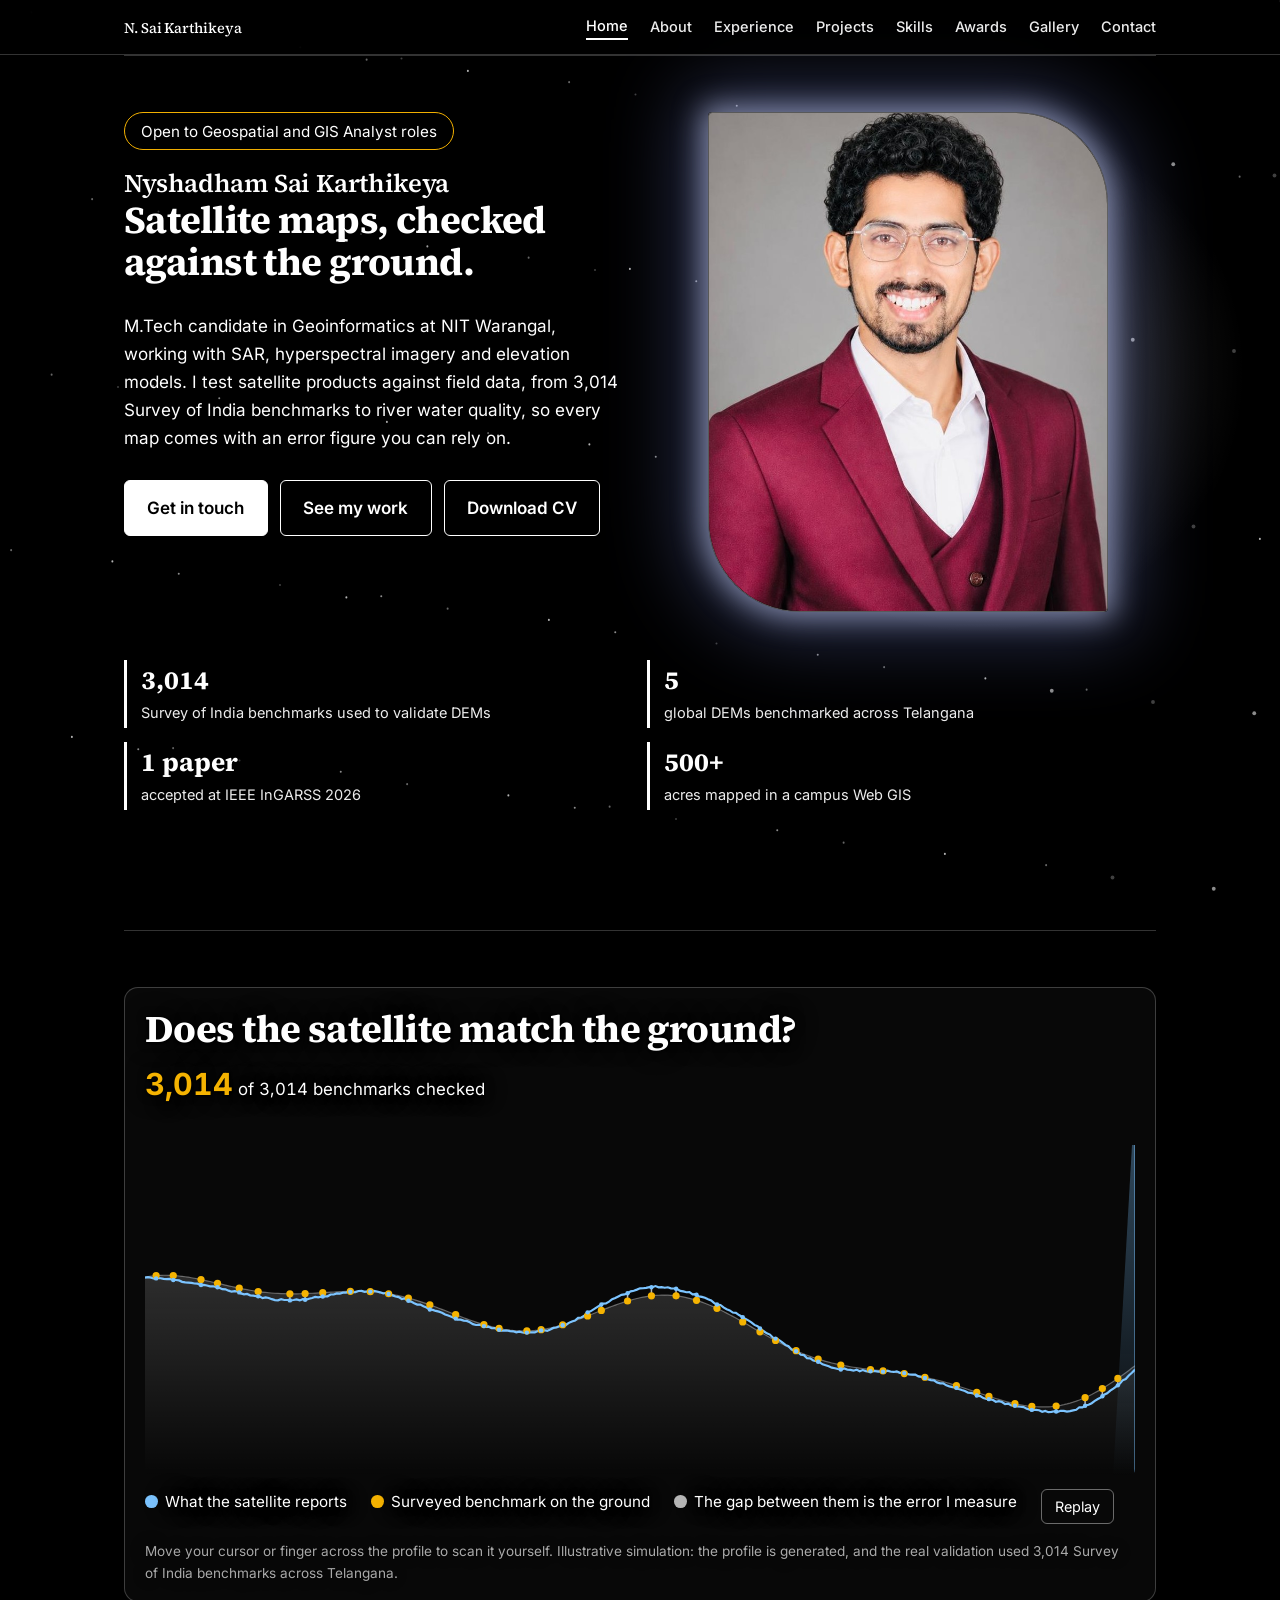
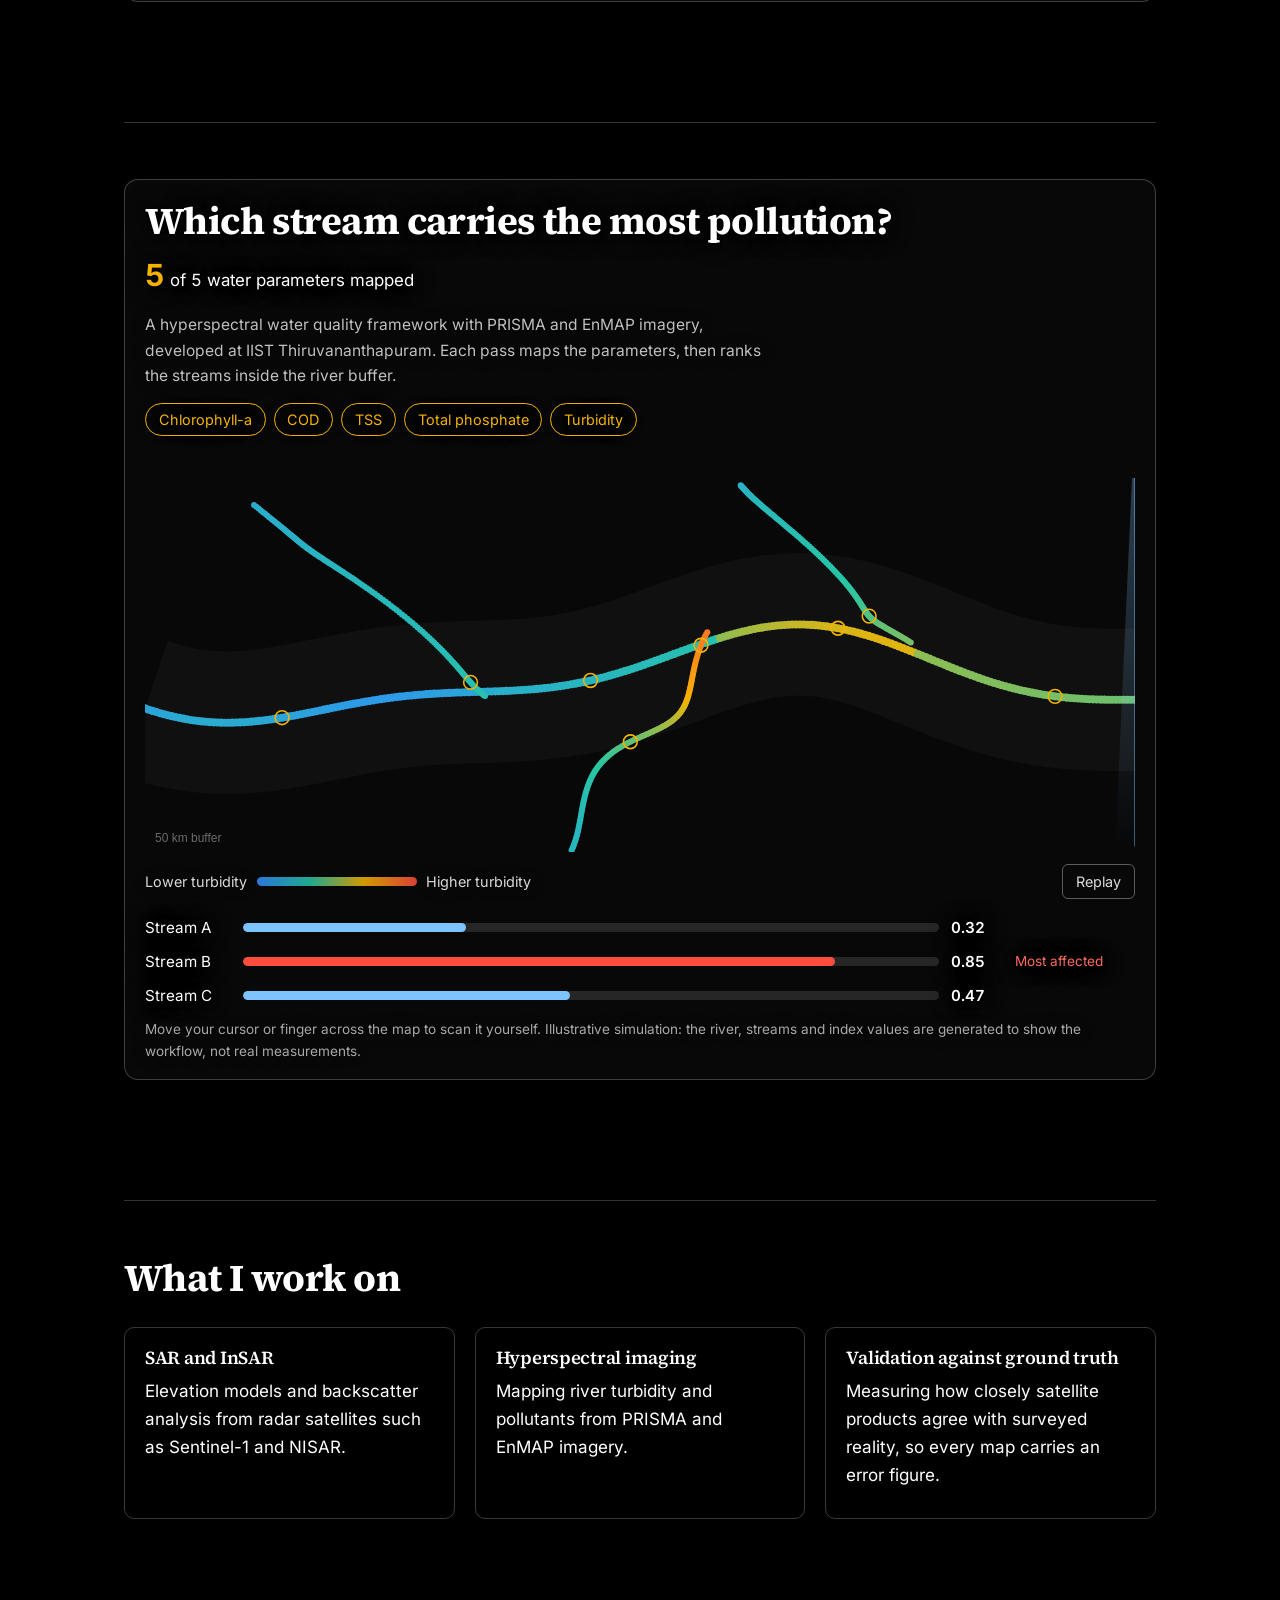
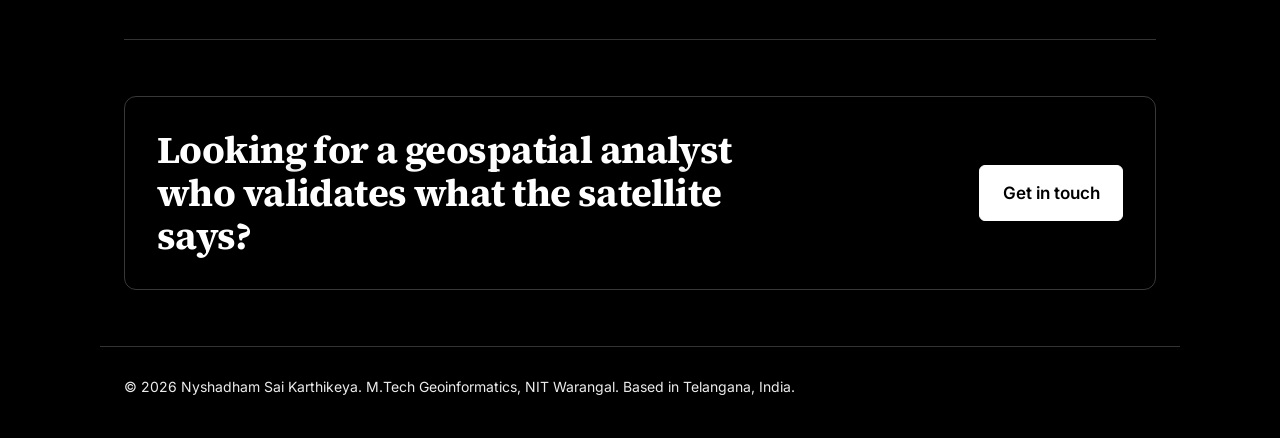
<file: index.html>
<!DOCTYPE html>
<html lang="en"><head><meta charset="utf-8"><meta name="viewport" content="width=device-width, initial-scale=1, viewport-fit=cover"><meta name="theme-color" content="#000000"><meta name="description" content="M.Tech Geoinformatics, NIT Warangal. Satellite maps validated against ground truth: SAR, hyperspectral and DEM analysis."><title>Nyshadham Sai Karthikeya | Remote Sensing and Geospatial Analyst</title><link rel="preload" href="inter.woff2" as="font" type="font/woff2" crossorigin><link rel="preload" href="source-serif.woff2" as="font" type="font/woff2" crossorigin><link rel="stylesheet" href="style.css">
<script>window.__raf=window.requestAnimationFrame.bind(window);</script>
<style>
/* Home-only helpers. Colours inherit from your existing black theme. */
.hero-pill{display:inline-block;border:1px solid #f5b301;color:inherit;border-radius:999px;padding:.35rem 1rem;font-size:.95rem;margin:0 0 1.25rem}
.hero-btns{display:flex;flex-wrap:wrap;gap:.75rem;margin-top:1.75rem}
.hero-btn{display:inline-block;padding:.8rem 1.4rem;border-radius:6px;font-weight:600;text-decoration:none;text-shadow:none;border:1px solid #fff;color:#fff}
.hero-btn.primary{background:#fff;color:#000;text-shadow:none}
.hero-photo{display:flex;justify-content:center}
#home .hero-photo img,.hero-photo img{display:block!important;width:100%!important;max-width:400px!important;height:auto!important;aspect-ratio:4/5!important;object-fit:cover!important;object-position:top!important;border-radius:4px 92px 4px 92px!important;border:1px solid rgba(255,255,255,.35)!important;box-shadow:0 0 28px 6px rgba(205,215,255,.55),0 0 80px 22px rgba(140,160,255,.32)!important;position:relative;z-index:2;clip-path:none!important}
.home-sec{margin-top:4rem}
.home-cards{display:grid;grid-template-columns:repeat(auto-fit,minmax(260px,1fr));gap:1.25rem}
.home-card{border:1px solid rgba(255,255,255,.22);border-radius:10px;padding:1.25rem}
.home-card h3{margin:0 0 .5rem;font-size:1.15rem}
.home-card p{margin:0 0 .6rem}
.home-card small{opacity:.7}
.home-list{list-style:none;margin:0;padding:0;border-top:1px solid rgba(255,255,255,.22)}
.home-list li{display:grid;grid-template-columns:200px 1fr;gap:1.25rem;padding:1rem 0;border-bottom:1px solid rgba(255,255,255,.22)}
.home-list .when{opacity:.7}
.home-cta{border:1px solid rgba(255,255,255,.22);border-radius:12px;padding:2rem;display:flex;flex-wrap:wrap;gap:1.25rem;align-items:center;justify-content:space-between}
.home-cta h2{margin:0;max-width:30ch}
.gt-panel{border:1px solid rgba(255,255,255,.22);border-radius:14px;padding:1.25rem 1.25rem 1rem;background:rgba(255,255,255,.03)}
.gt-head{display:flex;flex-wrap:wrap;justify-content:space-between;align-items:baseline;gap:.5rem 1.5rem;margin-bottom:.75rem}
.gt-head h2{margin:0}
.gt-count{font-variant-numeric:tabular-nums;font-size:1.05rem}
.gt-count b{font-size:1.9rem;color:#f5b301}
#gt{display:block;width:100%;touch-action:pan-y;cursor:ew-resize;border-radius:8px}
.gt-legend{display:flex;flex-wrap:wrap;gap:.5rem 1.5rem;margin:.75rem 0 0;padding:0;list-style:none;font-size:.95rem}
.gt-legend i{display:inline-block;width:.8rem;height:.8rem;border-radius:50%;margin-right:.45rem;vertical-align:-1px}
.gt-note{margin:.6rem 0 0;font-size:.85rem;opacity:.65}
.gt-replay{background:none;border:1px solid rgba(255,255,255,.4);color:inherit;border-radius:6px;padding:.3rem .8rem;font:inherit;font-size:.9rem;cursor:pointer}
.gt-replay:hover{background:rgba(255,255,255,.1)}
.gt-replay:focus-visible{outline:2px solid #f5b301;outline-offset:3px}
.wq-sub{margin:.2rem 0 0;opacity:.75;font-size:.97rem;max-width:62ch}
.wq-chips{display:flex;flex-wrap:wrap;gap:.5rem;list-style:none;margin:.9rem 0;padding:0}
.wq-chips li{border:1px solid rgba(255,255,255,.28);border-radius:999px;padding:.2rem .8rem;font-size:.9rem;opacity:.55;transition:all .25s}
.wq-chips li.on{opacity:1;border-color:#f5b301;color:#f5b301}
#wq{display:block;width:100%;touch-action:pan-y;cursor:ew-resize;border-radius:8px}
.wq-ramp{display:flex;align-items:center;gap:.6rem;margin:.75rem 0 0;font-size:.9rem;opacity:.85}
.wq-ramp i{flex:0 0 160px;height:.6rem;border-radius:99px;background:linear-gradient(90deg,#2f8cff,#26c6a6,#f5b301,#ff4d3d)}
.wq-rank{margin:1rem 0 0;display:grid;gap:.55rem}
.wq-row{display:grid;grid-template-columns:86px 1fr 52px 120px;gap:.75rem;align-items:center;font-size:.95rem}
.wq-bar{height:.55rem;background:rgba(255,255,255,.12);border-radius:99px;overflow:hidden}
.wq-bar i{display:block;height:100%;width:0;border-radius:99px;background:#7cc4ff}
.wq-row.hot .wq-bar i{background:#ff4d3d}
.wq-row b{font-variant-numeric:tabular-nums;font-weight:600}
.wq-flag{color:#ff6a5c;font-size:.85rem;opacity:0;transition:opacity .3s}
.wq-row.hot.done .wq-flag{opacity:1}
@media(max-width:600px){.wq-row{grid-template-columns:70px 1fr 44px;}.wq-flag{grid-column:1/-1}}
/* Hide the moon and orbit line from the star scene on this page only */
#scene image,#scene [id*="moon" i],#scene [class*="moon" i],[id*="moon" i]:not(body):not(main),[class*="moon" i],#scene [stroke-dasharray],#scene use,#scene path,#scene ellipse,#scene polygon,#scene polyline,#scene [id*="sat" i],#scene [class*="sat" i],#scene [id*="orbit" i],#scene [class*="orbit" i]{display:none!important}
#scene *{animation:none!important;transition:none!important}
@media(max-width:700px){.home-list li{grid-template-columns:1fr;gap:.1rem}}
</style>
</head>
<body>
<svg id="scene" aria-hidden="true" preserveAspectRatio="xMidYMid slice" viewBox="0 0 1200 800"></svg>
<header><nav aria-label="Main"><b><a href="index.html" style="text-decoration:none">N. Sai Karthikeya</a></b><a href="index.html" aria-current="page">Home</a><a href="about.html">About</a><a href="experience.html">Experience</a><a href="projects.html">Projects</a><a href="skills.html">Skills</a><a href="awards.html">Awards</a><a href="gallery.html">Gallery</a><a href="contact.html">Contact</a></nav></header>
<main>

<section id="home">
<div class="two">
<div>
<span class="hero-pill">Open to Geospatial and GIS Analyst roles</span>
<h1>Nyshadham Sai Karthikeya</h1>
<h2 style="margin-top:0">Satellite maps, checked against the ground.</h2>
<p>M.Tech candidate in Geoinformatics at NIT Warangal, working with SAR, hyperspectral imagery and elevation models. I test satellite products against field data, from 3,014 Survey of India benchmarks to river water quality, so every map comes with an error figure you can rely on.</p>
<div class="hero-btns">
<a class="hero-btn primary" href="contact.html">Get in touch</a>
<a class="hero-btn" href="projects.html">See my work</a>
<a class="hero-btn" href="Nyshadham_CV.pdf">Download CV</a>
</div>
</div>
<div class="hero-photo">
<img src="photo.jpeg" alt="Portrait of Nyshadham Sai Karthikeya" width="400" height="500">
</div>
</div>
<div class="facts" style="margin-top:3rem">
<div><b>3,014</b><span>Survey of India benchmarks used to validate DEMs</span></div>
<div><b>5</b><span>global DEMs benchmarked across Telangana</span></div>
<div><b>1 paper</b><span>accepted at IEEE InGARSS 2026</span></div>
<div><b>500+</b><span>acres mapped in a campus Web GIS</span></div>
</div>
</section>

<section id="scanner" class="home-sec" aria-labelledby="gt-title">
<div class="gt-panel">
<div class="gt-head">
<h2 id="gt-title">Does the satellite match the ground?</h2>
<span class="gt-count"><b id="gt-n">0</b> of 3,014 benchmarks checked</span>
</div>
<canvas id="gt" role="img" aria-label="Animated profile: a satellite scans terrain while survey benchmarks compare its elevation with the ground"></canvas>
<ul class="gt-legend">
<li><i style="background:#7cc4ff"></i>What the satellite reports</li>
<li><i style="background:#f5b301"></i>Surveyed benchmark on the ground</li>
<li><i style="background:#fff;opacity:.7"></i>The gap between them is the error I measure</li>
<li><button type="button" class="gt-replay" id="gt-replay">Replay</button></li>
</ul>
<p class="gt-note">Move your cursor or finger across the profile to scan it yourself. Illustrative simulation: the profile is generated, and the real validation used 3,014 Survey of India benchmarks across Telangana.</p>
</div>
</section>

<section id="waterscan" class="home-sec" aria-labelledby="wq-title">
<div class="gt-panel">
<div class="gt-head">
<h2 id="wq-title">Which stream carries the most pollution?</h2>
<span class="gt-count"><b id="wq-n">0</b> of 5 water parameters mapped</span>
</div>
<p class="wq-sub">A hyperspectral water quality framework with PRISMA and EnMAP imagery, developed at IIST Thiruvananthapuram. Each pass maps the parameters, then ranks the streams inside the river buffer.</p>
<ul class="wq-chips" id="wq-chips" aria-label="Water parameters">
<li>Chlorophyll-a</li><li>COD</li><li>TSS</li><li>Total phosphate</li><li>Turbidity</li>
</ul>
<canvas id="wq" role="img" aria-label="Animated river map: a hyperspectral scan colours water pixels by turbidity along a river and three tributary streams, then ranks the streams by a pollution index"></canvas>
<div class="wq-ramp"><span>Lower turbidity</span><i></i><span>Higher turbidity</span><button type="button" class="gt-replay" id="wq-replay" style="margin-left:auto">Replay</button></div>
<div class="wq-rank" id="wq-rank" aria-label="Stream ranking by weighted pollution index">
<div class="wq-row"><span>Stream A</span><div class="wq-bar"><i></i></div><b>0.00</b><span class="wq-flag">Most affected</span></div>
<div class="wq-row hot"><span>Stream B</span><div class="wq-bar"><i></i></div><b>0.00</b><span class="wq-flag">Most affected</span></div>
<div class="wq-row"><span>Stream C</span><div class="wq-bar"><i></i></div><b>0.00</b><span class="wq-flag">Most affected</span></div>
</div>
<p class="gt-note">Move your cursor or finger across the map to scan it yourself. Illustrative simulation: the river, streams and index values are generated to show the workflow, not real measurements.</p>
</div>
</section>

<section id="focus" class="home-sec">
<h2>What I work on</h2>
<div class="home-cards">
<article class="home-card"><h3>SAR and InSAR</h3><p>Elevation models and backscatter analysis from radar satellites such as Sentinel-1 and NISAR.</p></article>
<article class="home-card"><h3>Hyperspectral imaging</h3><p>Mapping river turbidity and pollutants from PRISMA and EnMAP imagery.</p></article>
<article class="home-card"><h3>Validation against ground truth</h3><p>Measuring how closely satellite products agree with surveyed reality, so every map carries an error figure.</p></article>
</div>
</section>

<section id="cta" class="home-sec">
<div class="home-cta">
<h2>Looking for a geospatial analyst who validates what the satellite says?</h2>
<a class="hero-btn primary" href="contact.html">Get in touch</a>
</div>
</section>

</main>
<footer>© 2026 Nyshadham Sai Karthikeya. M.Tech Geoinformatics, NIT Warangal. Based in Telangana, India.</footer>
<script>
(function(){
var cv=document.getElementById('gt'); if(!cv) return;
var ctx=cv.getContext('2d'), nEl=document.getElementById('gt-n');
var reduce=window.matchMedia('(prefers-reduced-motion: reduce)').matches;
var W=0,H=0,dpr=1;
function rng(a){return function(){a|=0;a=a+0x6D2B79F5|0;var t=Math.imul(a^a>>>15,1|a);t=t+Math.imul(t^t>>>7,61|t)^t;return((t^t>>>14)>>>0)/4294967296}}
var r=rng(11);
function terrain(t){return .5+.2*Math.sin(t*5.1+.4)+.12*Math.sin(t*11.3+1.2)+.06*Math.sin(t*23+2)}
var N=320,S=[],i,ph=[r()*6,r()*6,r()*6];
for(i=0;i<=N;i++){var t=i/N;S.push(terrain(t)+.022*Math.sin(t*9+ph[0])+.014*Math.sin(t*21+ph[1])+.008*Math.sin(t*47+ph[2])+(r()-.5)*.008)}
var B=[];for(i=0;i<46;i++){var tb=(i+.5+(r()-.5)*.6)/46;B.push(tb)}
function sat(t){var f=t*N,a=Math.floor(f),b=Math.min(N,a+1);return S[a]+(S[b]-S[a])*(f-a)}
function size(){dpr=window.devicePixelRatio||1;W=cv.clientWidth;H=Math.max(220,Math.round(W*.36));cv.style.height=H+'px';cv.width=W*dpr;cv.height=H*dpr;ctx.setTransform(dpr,0,0,dpr,0,0)}
function y(v){return H*.9-v*H*.62}
var p=1,manual=false,playing=false,last=0;
function draw(){
ctx.clearRect(0,0,W,H);
var x=p*W,i,g=ctx.createLinearGradient(0,y(.8),0,H);
g.addColorStop(0,'rgba(255,255,255,.16)');g.addColorStop(1,'rgba(255,255,255,0)');
ctx.beginPath();ctx.moveTo(0,H);
for(i=0;i<=N;i++)ctx.lineTo(i/N*W,y(terrain(i/N)));
ctx.lineTo(W,H);ctx.closePath();ctx.fillStyle=g;ctx.fill();
ctx.beginPath();for(i=0;i<=N;i++){var X=i/N*W;i?ctx.lineTo(X,y(terrain(i/N))):ctx.moveTo(X,y(terrain(0)))}
ctx.strokeStyle='rgba(255,255,255,.35)';ctx.lineWidth=1.2;ctx.stroke();
ctx.beginPath();for(i=0;i<=N&&i/N<=p;i++){var X2=i/N*W;i?ctx.lineTo(X2,y(S[i])):ctx.moveTo(X2,y(S[0]))}
ctx.strokeStyle='#7cc4ff';ctx.lineWidth=2.2;ctx.stroke();
for(i=0;i<B.length;i++){if(B[i]>p)continue;var bx=B[i]*W,gy=y(terrain(B[i])),sy=y(sat(B[i]));
ctx.strokeStyle='rgba(255,255,255,.7)';ctx.lineWidth=1.5;ctx.beginPath();ctx.moveTo(bx,gy);ctx.lineTo(bx,sy);ctx.stroke();
ctx.fillStyle='#f5b301';ctx.beginPath();ctx.arc(bx,gy,3.6,0,6.283);ctx.fill();
ctx.fillStyle='#7cc4ff';ctx.beginPath();ctx.arc(bx,sy,2.2,0,6.283);ctx.fill()}
var sy0=18;
var beam=ctx.createLinearGradient(0,sy0,0,H);beam.addColorStop(0,'rgba(124,196,255,.35)');beam.addColorStop(1,'rgba(124,196,255,0)');
ctx.fillStyle=beam;ctx.beginPath();ctx.moveTo(x-3,sy0+6);ctx.lineTo(x+3,sy0+6);ctx.lineTo(x+22,H);ctx.lineTo(x-22,H);ctx.closePath();ctx.fill();
ctx.strokeStyle='rgba(124,196,255,.9)';ctx.lineWidth=1;ctx.beginPath();ctx.moveTo(x,sy0+6);ctx.lineTo(x,H);ctx.stroke();

nEl.textContent=Math.round(p*3014).toLocaleString('en-US')}
function tick(ts){
var dt=last?ts-last:0;last=ts;
if(playing){p=Math.min(1,p+dt/9000);if(p>=1)playing=false}
draw();__raf(tick)}
function setFrom(e){var b=cv.getBoundingClientRect();p=Math.max(0,Math.min(1,(e.clientX-b.left)/b.width))}
cv.addEventListener('pointermove',function(e){manual=true;playing=false;setFrom(e)});
cv.addEventListener('pointerdown',function(e){manual=true;playing=false;setFrom(e)});
cv.addEventListener('pointerleave',function(){manual=false;p=1});
document.getElementById('gt-replay').addEventListener('click',function(){manual=false;if(reduce){p=1}else{p=0;playing=true}});
window.addEventListener('resize',size);
size();if(reduce){draw()}else{__raf(tick)}
})();
</script>
<script>
(function(){
var cv=document.getElementById('wq'); if(!cv) return;
var ctx=cv.getContext('2d'),nEl=document.getElementById('wq-n');
var chips=document.querySelectorAll('#wq-chips li'),rows=document.querySelectorAll('#wq-rank .wq-row');
var reduce=window.matchMedia('(prefers-reduced-motion: reduce)').matches;
var W=0,H=0,dpr=1;
function ramp(v){var st=[[0,47,140,255],[.35,38,198,166],[.65,245,179,1],[1,255,77,61]],i;v=Math.max(0,Math.min(1,v));
for(i=1;i<st.length;i++){if(v<=st[i][0]){var a=st[i-1],b=st[i],f=(v-a[0])/(b[0]-a[0]);return'rgb('+Math.round(a[1]+(b[1]-a[1])*f)+','+Math.round(a[2]+(b[2]-a[2])*f)+','+Math.round(a[3]+(b[3]-a[3])*f)+')'}}return'rgb(255,77,61)'}
function my(x){return .56+.1*Math.sin(x*6.5+.5)+.035*Math.sin(x*15+1)}
var streams=[],i,u;
var main=[];for(i=0;i<=260;i++){var x=i/260,v;
if(x<.35)v=.14+.05*Math.sin(x*20);else if(x<.58)v=.2+.12*((x-.35)/.23);else if(x<.78)v=.5+.12*Math.sin((x-.58)*9);else v=.5-.05*((x-.78)/.22);
main.push({x:x,y:my(x),v:v})}
function trib(x0,y0,xj,k,vf){var a=[];for(var j=0;j<=130;j++){var u=j/130;a.push({x:x0+(xj-x0)*u+.012*Math.sin(u*9+k),y:y0+(my(xj)-y0)*u+.028*Math.sin(u*8+k),v:vf(u),u:u})}return a}
var tA=trib(.1,.1,.35,1,function(u){return .2+.12*u});
var tB=trib(.42,.97,.58,2,function(u){return .25+.6*Math.pow(u,1.5)});
var tC=trib(.6,.07,.78,3,function(u){return .22+.25*u});
var trs=[{p:tA,xj:.35,val:.32},{p:tB,xj:.58,val:.85},{p:tC,xj:.78,val:.47}];
var all=[main,tA,tB,tC];
var stations=[[main,.14],[main,.45],[main,.7],[main,.92],[tA,.9],[tB,.45],[tB,.95],[tC,.75]];
function X(p){return p.x*W}function Y(p){return p.y*H}
function size(){dpr=window.devicePixelRatio||1;W=cv.clientWidth;H=Math.max(240,Math.round(W*.4));cv.style.height=H+'px';cv.width=W*dpr;cv.height=H*dpr;ctx.setTransform(dpr,0,0,dpr,0,0)}
var p=1,manual=false,playing=false,last=0;
function line(arr,w,c){ctx.beginPath();for(var i=0;i<arr.length;i++){i?ctx.lineTo(X(arr[i]),Y(arr[i])):ctx.moveTo(X(arr[i]),Y(arr[i]))}ctx.strokeStyle=c;ctx.lineWidth=w;ctx.lineJoin='round';ctx.stroke()}
function clamp(v){return Math.max(0,Math.min(1,v))}
function draw(){
ctx.clearRect(0,0,W,H);
line(main,H*.36,'rgba(255,255,255,.035)');
ctx.fillStyle='rgba(255,255,255,.4)';ctx.font='12px sans-serif';ctx.fillText('50 km buffer',10,H-10);
all.forEach(function(a,k){line(a,k?1.4:2,'rgba(255,255,255,.2)')});
var rad=Math.max(1.8,W/330),sx=p*W;
all.forEach(function(a,k){var rr=k?rad:rad*1.35;for(var i=0;i<a.length;i++){if(a[i].x>p)continue;ctx.fillStyle=ramp(a[i].v);ctx.beginPath();ctx.arc(X(a[i]),Y(a[i]),rr,0,6.283);ctx.fill()}});
stations.forEach(function(s){var pt=s[0][Math.round(s[1]*(s[0].length-1))];if(pt.x>p)return;ctx.strokeStyle='#f5b301';ctx.lineWidth=1.6;ctx.beginPath();ctx.arc(X(pt),Y(pt),rad*2.3,0,6.283);ctx.stroke()});
var sy0=16,beam=ctx.createLinearGradient(0,sy0,0,H);beam.addColorStop(0,'rgba(124,196,255,.3)');beam.addColorStop(1,'rgba(124,196,255,0)');
ctx.fillStyle=beam;ctx.beginPath();ctx.moveTo(sx-3,sy0+6);ctx.lineTo(sx+3,sy0+6);ctx.lineTo(sx+20,H);ctx.lineTo(sx-20,H);ctx.closePath();ctx.fill();
ctx.strokeStyle='rgba(124,196,255,.9)';ctx.lineWidth=1;ctx.beginPath();ctx.moveTo(sx,sy0+6);ctx.lineTo(sx,H);ctx.stroke();

var th=[.15,.35,.55,.75,.95],n=0;
chips.forEach(function(c,i){var on=p>=th[i];if(on)n++;c.classList.toggle('on',on)});nEl.textContent=n;
rows.forEach(function(r,i){var t=trs[i],f=clamp((p-(t.xj-.1))/.3),v=t.val*f;
r.querySelector('.wq-bar i').style.width=(v*100)+'%';r.querySelector('b').textContent=v.toFixed(2);r.classList.toggle('done',f>=.99)})}
function tick(ts){var dt=last?ts-last:0;last=ts;
if(playing){p=Math.min(1,p+dt/9000);if(p>=1)playing=false}
draw();__raf(tick)}
function setFrom(e){var b=cv.getBoundingClientRect();p=clamp((e.clientX-b.left)/b.width)}
cv.addEventListener('pointermove',function(e){manual=true;playing=false;setFrom(e)});
cv.addEventListener('pointerdown',function(e){manual=true;playing=false;setFrom(e)});
cv.addEventListener('pointerleave',function(){manual=false;p=1});
document.getElementById('wq-replay').addEventListener('click',function(){manual=false;if(reduce){p=1}else{p=0;playing=true}});
window.addEventListener('resize',size);
size();if(reduce){draw()}else{__raf(tick)}
})();
</script>
<script>
/* Home page only: let the star scene draw a few frames, then freeze it. Other pages are untouched. */
(function(){var n=0,native=window.__raf;
window.requestAnimationFrame=function(cb){if(n++>=3)return 0;return native(cb)};
window.addEventListener('load',function(){var sc=document.getElementById('scene');if(sc&&sc.pauseAnimations)sc.pauseAnimations()});
})();
</script>
<script src="scene.js"></script>
<script>
/* Safety net: also hide moon/orbit elements that scene.js adds after the page loads */
(function(){
var sel='#scene image,#scene [id*="moon" i],#scene [class*="moon" i],[class*="moon" i],#scene [stroke-dasharray],#scene use,#scene path,#scene ellipse,#scene polygon,#scene polyline,#scene [id*="sat" i],#scene [class*="sat" i],#scene [id*="orbit" i],#scene [class*="orbit" i]';
function hideSat(){var sc=document.getElementById('scene');if(!sc)return;
sc.querySelectorAll('rect,circle,line,polygon,path,ellipse,use,image,g').forEach(function(e){
try{var b=e.getBBox();}catch(x){return}
var isG=e.tagName.toLowerCase()==='g';
if(isG){if(e.children.length>=1&&e.children.length<=10&&b.width>=24&&b.width<=160&&b.height>=14&&b.height<=120)e.style.display='none';return}
if(b.width>=20&&b.width<=120&&b.height<=60){e.style.display='none';var p=e.parentNode;if(p&&p!==sc&&p.children&&p.children.length<=10&&p.style)p.style.display='none'}})}
function hide(){hideSat();document.querySelectorAll(sel).forEach(function(n){n.style.display='none'});document.querySelectorAll('#scene animateMotion').forEach(function(m){if(m.parentNode&&m.parentNode.style)m.parentNode.style.display='none'})}
hide();
var sc=document.getElementById('scene');
if(sc&&window.MutationObserver){new MutationObserver(hide).observe(sc,{childList:true,subtree:true})}
window.addEventListener('load',function(){hide();setTimeout(hide,500)});
})();
</script>

</body></html>
</file>
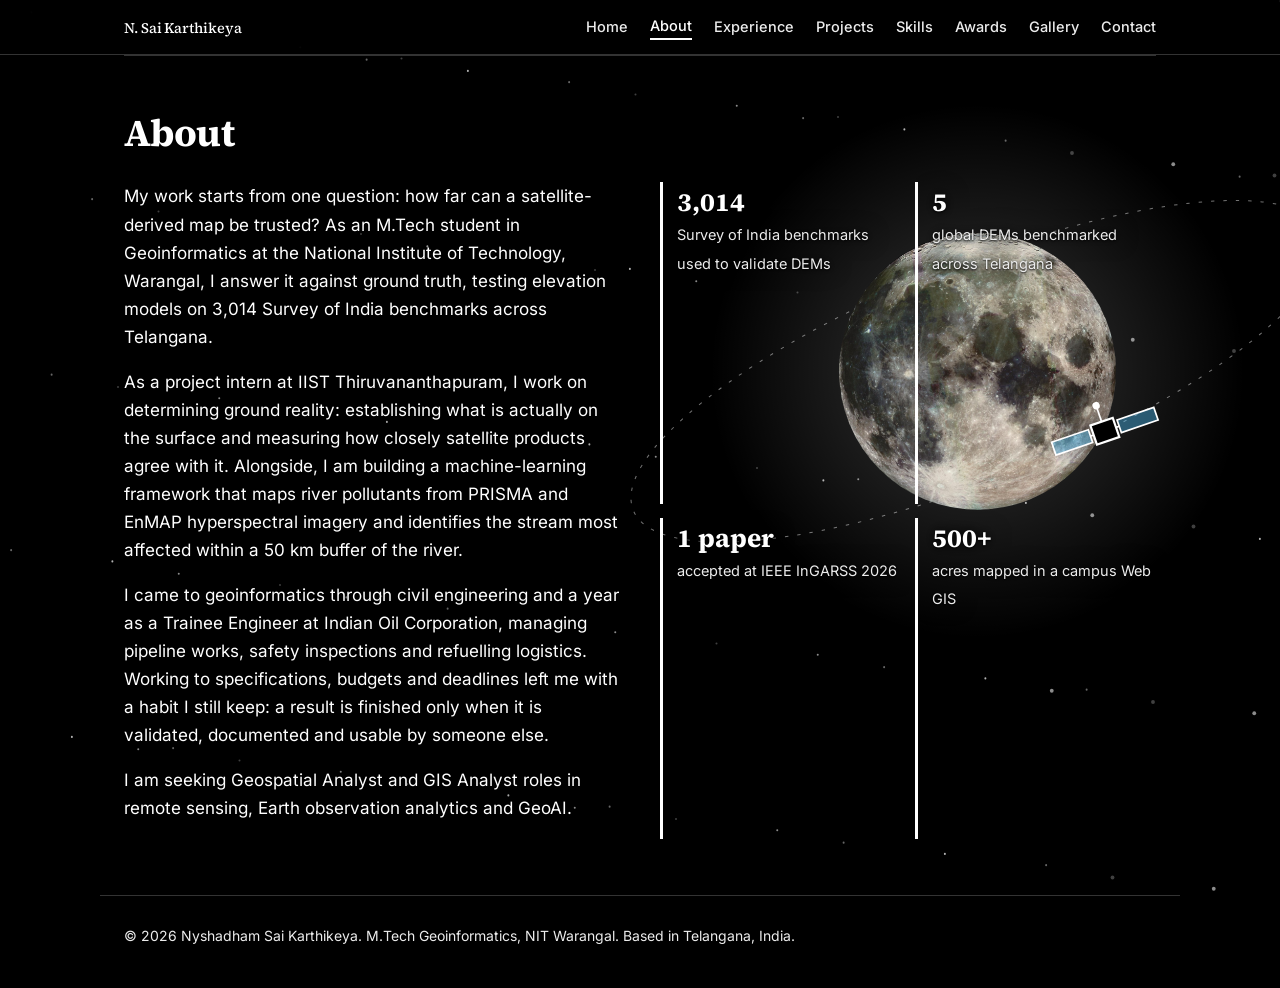
<file: about.html>
<!DOCTYPE html>
<html lang="en"><head><meta charset="utf-8"><meta name="viewport" content="width=device-width, initial-scale=1, viewport-fit=cover"><meta name="theme-color" content="#000000"><meta name="description" content="M.Tech Geoinformatics, NIT Warangal. SAR, hyperspectral and DEM analysis. Open to Geospatial and GIS Analyst roles."><title>About | Nyshadham Sai Karthikeya</title><link rel="preload" href="inter.woff2" as="font" type="font/woff2" crossorigin><link rel="preload" href="source-serif.woff2" as="font" type="font/woff2" crossorigin><link rel="stylesheet" href="style.css"></head>
<body>
<svg id="scene" aria-hidden="true" preserveAspectRatio="xMidYMid slice" viewBox="0 0 1200 800"></svg>
<header><nav aria-label="Main"><b><a href="index.html" style="text-decoration:none">N. Sai Karthikeya</a></b><a href="index.html">Home</a><a href="about.html" aria-current="page">About</a><a href="experience.html">Experience</a><a href="projects.html">Projects</a><a href="skills.html">Skills</a><a href="awards.html">Awards</a><a href="gallery.html">Gallery</a><a href="contact.html">Contact</a></nav></header>
<main>
<section id="about">
<h2>About</h2>
<div class="two">
<div>
<p style="margin-top:0">My work starts from one question: how far can a satellite-derived map be trusted? As an M.Tech student in Geoinformatics at the National Institute of Technology, Warangal, I answer it against ground truth, testing elevation models on 3,014 Survey of India benchmarks across Telangana.</p>
<p>As a project intern at IIST Thiruvananthapuram, I work on determining ground reality: establishing what is actually on the surface and measuring how closely satellite products agree with it. Alongside, I am building a machine-learning framework that maps river pollutants from PRISMA and EnMAP hyperspectral imagery and identifies the stream most affected within a 50 km buffer of the river.</p>
<p>I came to geoinformatics through civil engineering and a year as a Trainee Engineer at Indian Oil Corporation, managing pipeline works, safety inspections and refuelling logistics. Working to specifications, budgets and deadlines left me with a habit I still keep: a result is finished only when it is validated, documented and usable by someone else.</p>
<p>I am seeking Geospatial Analyst and GIS Analyst roles in remote sensing, Earth observation analytics and GeoAI.</p>
</div>
<div class="facts">
<div><b>3,014</b><span>Survey of India benchmarks used to validate DEMs</span></div>
<div><b>5</b><span>global DEMs benchmarked across Telangana</span></div>
<div><b>1 paper</b><span>accepted at IEEE InGARSS 2026</span></div>
<div><b>500+</b><span>acres mapped in a campus Web GIS</span></div>
</div>
</div>
</section>
</main>
<footer>© 2026 Nyshadham Sai Karthikeya. M.Tech Geoinformatics, NIT Warangal. Based in Telangana, India.</footer>
<script src="scene.js"></script>
</body></html>
</file>
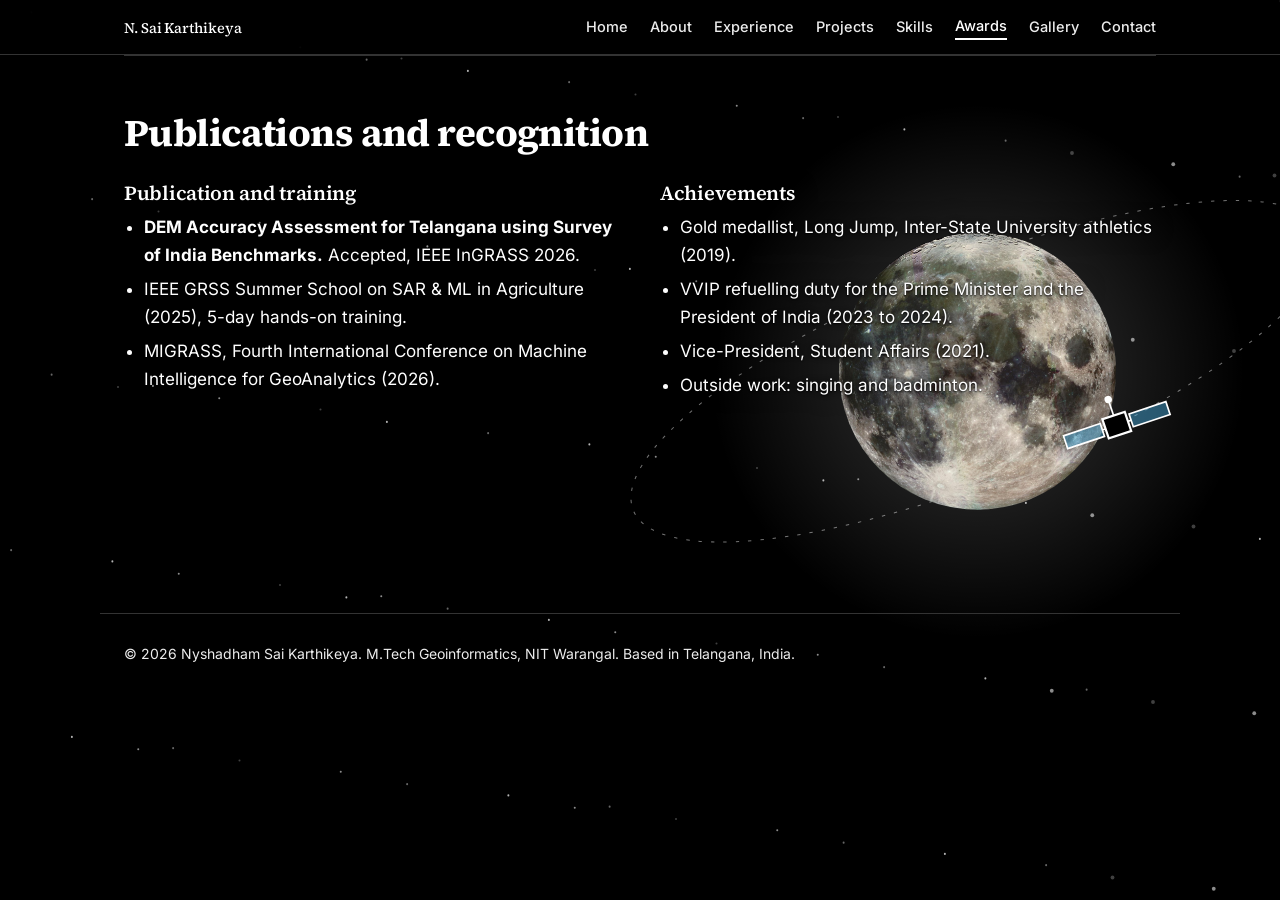
<file: awards.html>
<!DOCTYPE html>
<html lang="en"><head><meta charset="utf-8"><meta name="viewport" content="width=device-width, initial-scale=1, viewport-fit=cover"><meta name="theme-color" content="#000000"><meta name="description" content="M.Tech Geoinformatics, NIT Warangal. SAR, hyperspectral and DEM analysis. Open to Geospatial and GIS Analyst roles."><title>Awards | Nyshadham Sai Karthikeya</title><link rel="preload" href="inter.woff2" as="font" type="font/woff2" crossorigin><link rel="preload" href="source-serif.woff2" as="font" type="font/woff2" crossorigin><link rel="stylesheet" href="style.css"></head>
<body>
<svg id="scene" aria-hidden="true" preserveAspectRatio="xMidYMid slice" viewBox="0 0 1200 800"></svg>
<header><nav aria-label="Main"><b><a href="index.html" style="text-decoration:none">N. Sai Karthikeya</a></b><a href="index.html">Home</a><a href="about.html">About</a><a href="experience.html">Experience</a><a href="projects.html">Projects</a><a href="skills.html">Skills</a><a href="awards.html" aria-current="page">Awards</a><a href="gallery.html">Gallery</a><a href="contact.html">Contact</a></nav></header>
<main>
<section id="awards">
<h2>Publications and recognition</h2>
<div class="two">
<div><h3 style="font-size:20px;margin-bottom:8px">Publication and training</h3>
<ul><li><b>DEM Accuracy Assessment for Telangana using Survey of India Benchmarks.</b> Accepted, IEEE InGRASS 2026.</li><li>IEEE GRSS Summer School on SAR &amp; ML in Agriculture (2025), 5-day hands-on training.</li><li>MIGRASS, Fourth International Conference on Machine Intelligence for GeoAnalytics (2026).</li></ul></div>
<div><h3 style="font-size:20px;margin-bottom:8px">Achievements</h3>
<ul><li>Gold medallist, Long Jump, Inter-State University athletics (2019).</li><li>VVIP refuelling duty for the Prime Minister and the President of India (2023 to 2024).</li><li>Vice-President, Student Affairs (2021).</li><li>Outside work: singing and badminton.</li></ul></div>
</div>
</section>
</main>
<footer>© 2026 Nyshadham Sai Karthikeya. M.Tech Geoinformatics, NIT Warangal. Based in Telangana, India.</footer>
<script src="scene.js"></script>
</body></html>
</file>
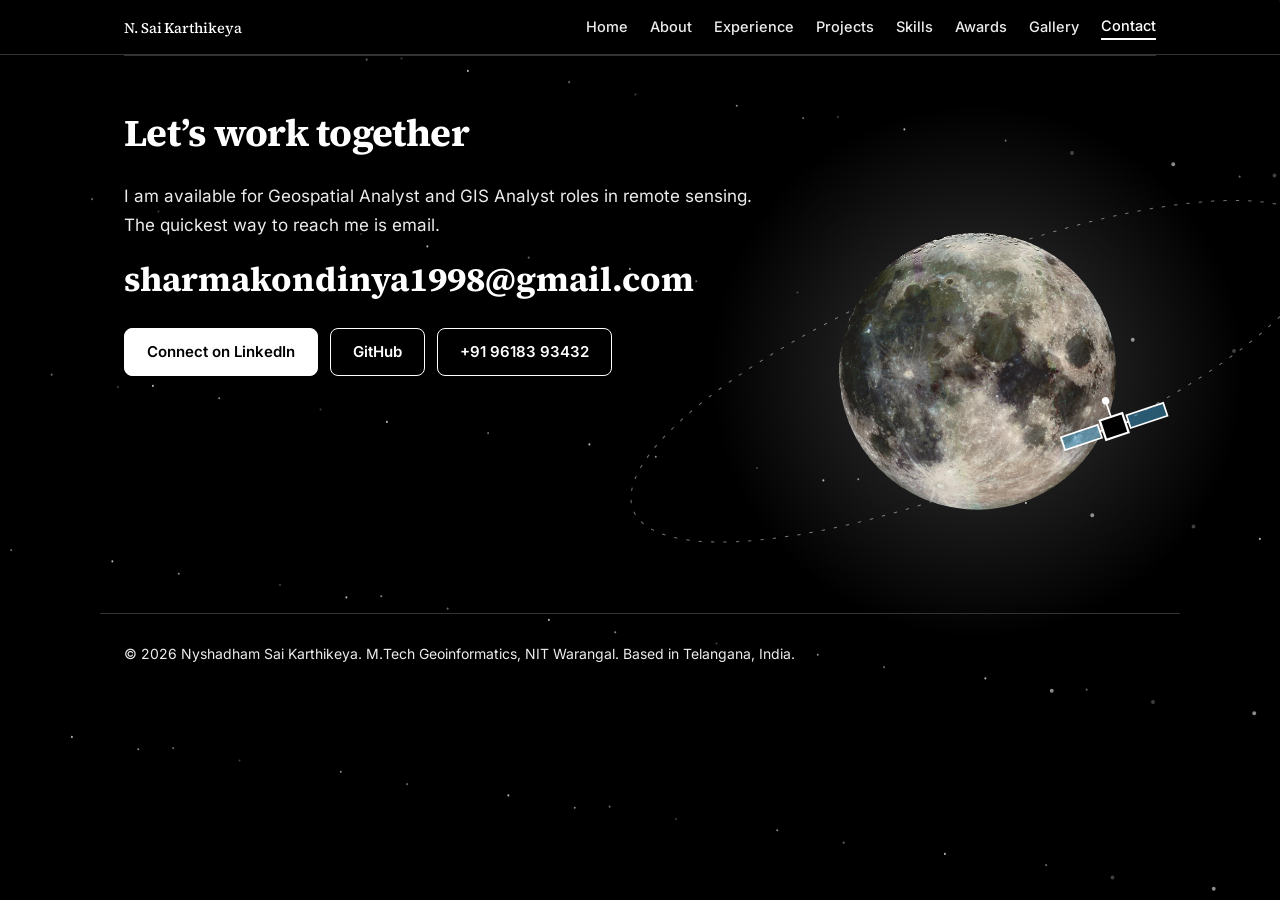
<file: contact.html>
<!DOCTYPE html>
<html lang="en"><head><meta charset="utf-8"><meta name="viewport" content="width=device-width, initial-scale=1, viewport-fit=cover"><meta name="theme-color" content="#000000"><meta name="description" content="M.Tech Geoinformatics, NIT Warangal. SAR, hyperspectral and DEM analysis. Open to Geospatial and GIS Analyst roles."><title>Contact | Nyshadham Sai Karthikeya</title><link rel="preload" href="inter.woff2" as="font" type="font/woff2" crossorigin><link rel="preload" href="source-serif.woff2" as="font" type="font/woff2" crossorigin><link rel="stylesheet" href="style.css"></head>
<body>
<svg id="scene" aria-hidden="true" preserveAspectRatio="xMidYMid slice" viewBox="0 0 1200 800"></svg>
<header><nav aria-label="Main"><b><a href="index.html" style="text-decoration:none">N. Sai Karthikeya</a></b><a href="index.html">Home</a><a href="about.html">About</a><a href="experience.html">Experience</a><a href="projects.html">Projects</a><a href="skills.html">Skills</a><a href="awards.html">Awards</a><a href="gallery.html">Gallery</a><a href="contact.html" aria-current="page">Contact</a></nav></header>
<main>
<section id="contact" class="contact">
<h2>Let’s work together</h2>
<p style="max-width:58ch;margin-top:0;color:var(--muted)">I am available for Geospatial Analyst and GIS Analyst roles in remote sensing. The quickest way to reach me is email.</p>
<a class="big" href="mailto:sharmakondinya1998@gmail.com">sharmakondinya1998@gmail.com</a>
<div class="links">
<a class="btn p" href="https://www.linkedin.com/in/Nyshadham-Sai" target="_blank" rel="noopener">Connect on LinkedIn</a>
<a class="btn" href="https://github.com/Nyshadham-hub" target="_blank" rel="noopener">GitHub</a>
<a class="btn" href="tel:+919618393432">+91 96183 93432</a>
</div>
</section>
</main>
<footer>© 2026 Nyshadham Sai Karthikeya. M.Tech Geoinformatics, NIT Warangal. Based in Telangana, India.</footer>
<script src="scene.js"></script>
</body></html>
</file>
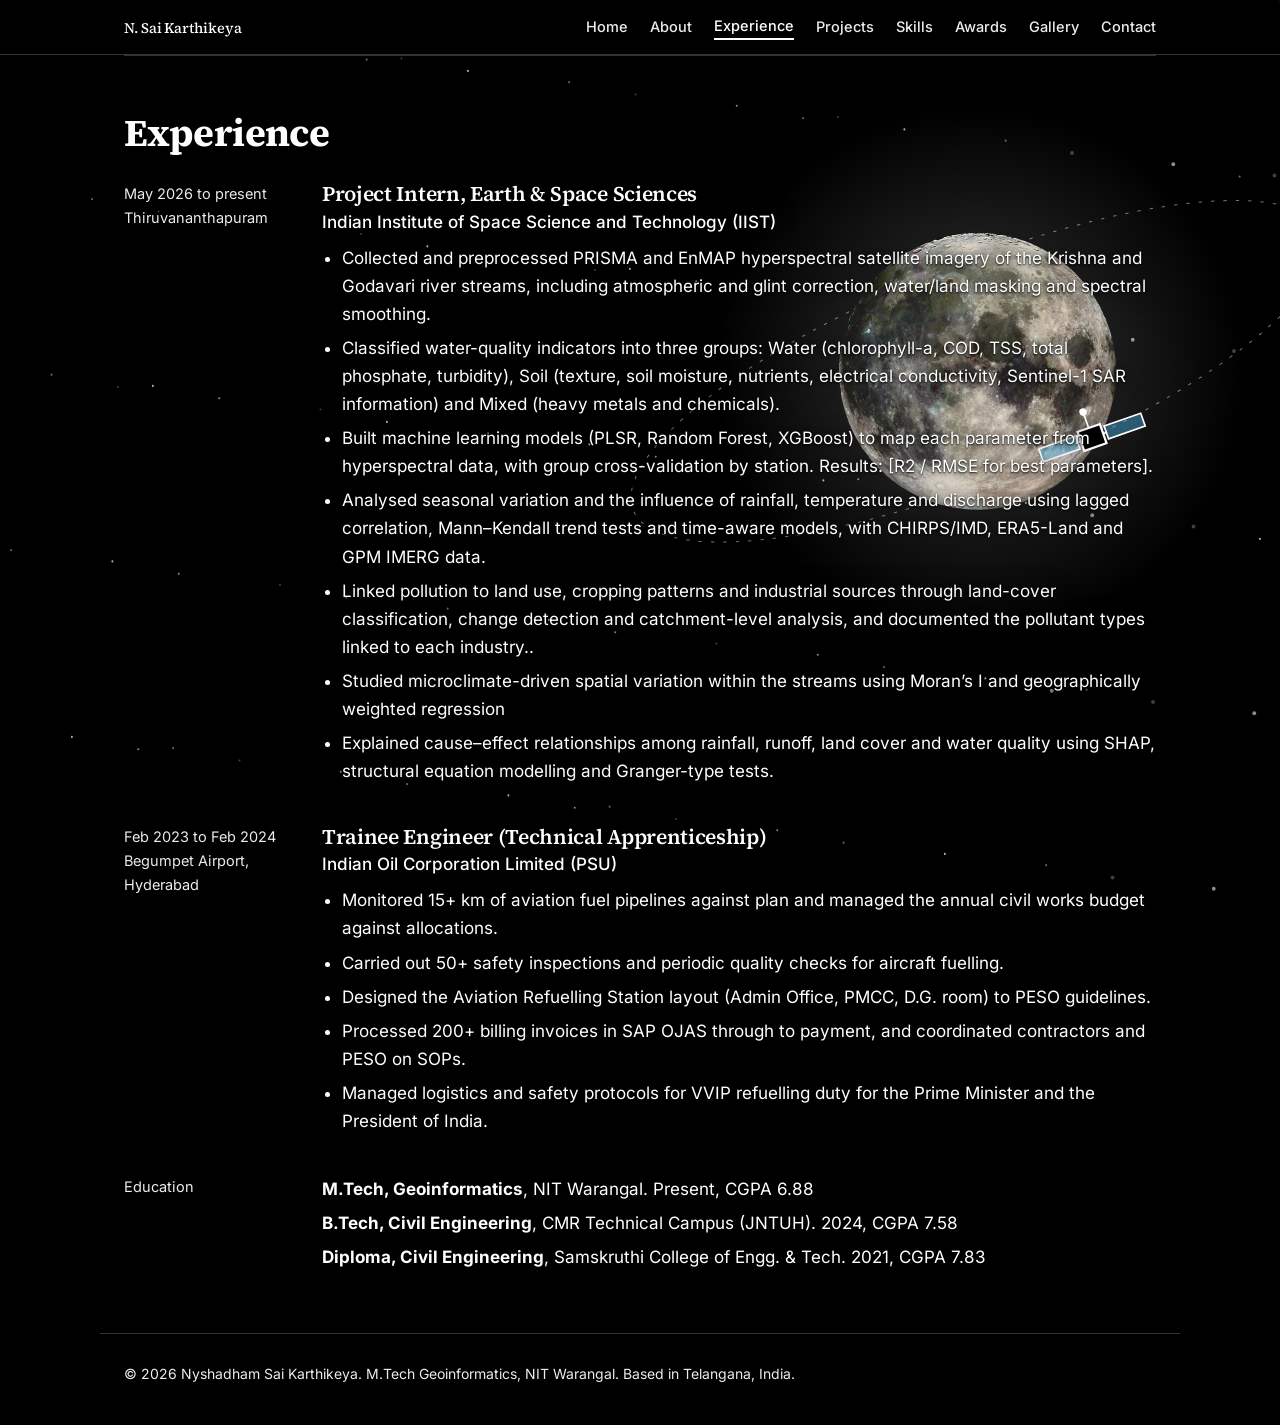
<file: experience.html>
<!DOCTYPE html>
<html lang="en"><head><meta charset="utf-8"><meta name="viewport" content="width=device-width, initial-scale=1, viewport-fit=cover"><meta name="theme-color" content="#000000"><meta name="description" content="M.Tech Geoinformatics, NIT Warangal. SAR, hyperspectral and DEM analysis. Open to Geospatial and GIS Analyst roles."><title>Experience | Nyshadham Sai Karthikeya</title><link rel="preload" href="inter.woff2" as="font" type="font/woff2" crossorigin><link rel="preload" href="source-serif.woff2" as="font" type="font/woff2" crossorigin><link rel="stylesheet" href="style.css"></head>
<body>
<svg id="scene" aria-hidden="true" preserveAspectRatio="xMidYMid slice" viewBox="0 0 1200 800"></svg>
<header><nav aria-label="Main"><b><a href="index.html" style="text-decoration:none">N. Sai Karthikeya</a></b><a href="index.html">Home</a><a href="about.html">About</a><a href="experience.html" aria-current="page">Experience</a><a href="projects.html">Projects</a><a href="skills.html">Skills</a><a href="awards.html">Awards</a><a href="gallery.html">Gallery</a><a href="contact.html">Contact</a></nav></header>
<main>
<section id="experience">
<h2>Experience</h2>
<div class="item"><div class="when">May 2026 to present<br>Thiruvananthapuram</div><div>
<h3>Project Intern, Earth &amp; Space Sciences</h3><p class="org">Indian Institute of Space Science and Technology (IIST)</p>
<ul>
<li>Collected and preprocessed PRISMA and EnMAP hyperspectral satellite imagery of the Krishna and Godavari river streams, including atmospheric and glint correction, water/land masking and spectral smoothing.</li>
<li>Classified water-quality indicators into three groups: Water (chlorophyll-a, COD, TSS, total phosphate,
turbidity), Soil (texture, soil moisture, nutrients, electrical conductivity, Sentinel-1 SAR information) and
Mixed (heavy metals and chemicals).</li>
<li>Built machine learning models (PLSR, Random Forest, XGBoost) to map each parameter from hyperspectral data, with group cross-validation by station. Results: [R2 / RMSE for best parameters].
</li>
<li>Analysed seasonal variation and the influence of rainfall, temperature and discharge using lagged correlation, Mann–Kendall trend tests and time-aware models, with CHIRPS/IMD, ERA5-Land and GPM IMERG data.</li>
<li>Linked pollution to land use, cropping patterns and industrial sources through land-cover classification, change detection and catchment-level analysis, and documented the pollutant types linked to each industry..</li>
<li>Studied microclimate-driven spatial variation within the streams using Moran’s I and geographically weighted regression</li>
<li>Explained cause–effect relationships among rainfall, runoff, land cover and water quality using SHAP, structural equation modelling and Granger-type tests.</li>
</ul></div></div>
<div class="item"><div class="when">Feb 2023 to Feb 2024<br>Begumpet Airport, Hyderabad</div><div>
<h3>Trainee Engineer (Technical Apprenticeship)</h3><p class="org">Indian Oil Corporation Limited (PSU)</p>
<ul>
<li>Monitored 15+ km of aviation fuel pipelines against plan and managed the annual civil works budget against allocations.</li>
<li>Carried out 50+ safety inspections and periodic quality checks for aircraft fuelling.</li>
<li>Designed the Aviation Refuelling Station layout (Admin Office, PMCC, D.G. room) to PESO guidelines.</li>
<li>Processed 200+ billing invoices in SAP OJAS through to payment, and coordinated contractors and PESO on SOPs.</li>
<li>Managed logistics and safety protocols for VVIP refuelling duty for the Prime Minister and the President of India.</li>
</ul></div></div>
<div class="item" style="padding-bottom:0"><div class="when">Education</div><div>
<ul style="list-style:none;padding:0">
<li><b>M.Tech, Geoinformatics</b>, NIT Warangal. Present, CGPA 6.88</li>
<li><b>B.Tech, Civil Engineering</b>, CMR Technical Campus (JNTUH). 2024, CGPA 7.58</li>
<li><b>Diploma, Civil Engineering</b>, Samskruthi College of Engg. &amp; Tech. 2021, CGPA 7.83</li>
</ul></div></div>
</section>
</main>
<footer>© 2026 Nyshadham Sai Karthikeya. M.Tech Geoinformatics, NIT Warangal. Based in Telangana, India.</footer>
<script src="scene.js"></script>
</body></html>
</file>
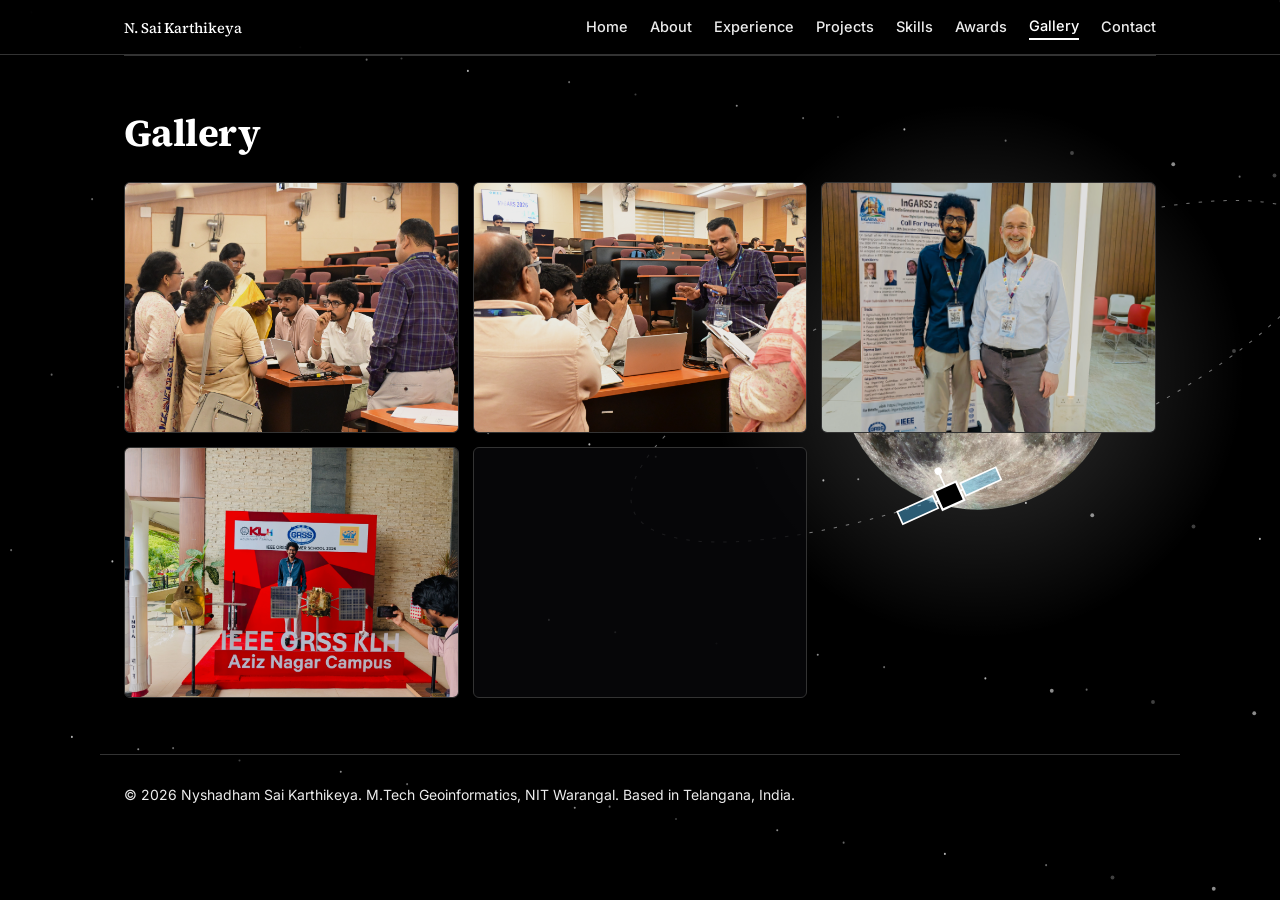
<file: gallery.html>
<!DOCTYPE html>
<html lang="en"><head><meta charset="utf-8"><meta name="viewport" content="width=device-width, initial-scale=1, viewport-fit=cover"><meta name="theme-color" content="#000000"><meta name="description" content="M.Tech Geoinformatics, NIT Warangal. SAR, hyperspectral and DEM analysis. Open to Geospatial and GIS Analyst roles."><title>Gallery | Nyshadham Sai Karthikeya</title><link rel="preload" href="inter.woff2" as="font" type="font/woff2" crossorigin><link rel="preload" href="source-serif.woff2" as="font" type="font/woff2" crossorigin><link rel="stylesheet" href="style.css"></head>
<body>
<svg id="scene" aria-hidden="true" preserveAspectRatio="xMidYMid slice" viewBox="0 0 1200 800"></svg>
<header><nav aria-label="Main"><b><a href="index.html" style="text-decoration:none">N. Sai Karthikeya</a></b><a href="index.html">Home</a><a href="about.html">About</a><a href="experience.html">Experience</a><a href="projects.html">Projects</a><a href="skills.html">Skills</a><a href="awards.html">Awards</a><a href="gallery.html" aria-current="page">Gallery</a><a href="contact.html">Contact</a></nav></header>
<main>
<section id="gallery">
<h2>Gallery</h2>
<p class="gnote" id="gnote" hidden>Photos coming soon.</p>
<div class="gallery" id="gallery-grid"></div>
</section>
</main>
<div class="lb" id="lb" role="dialog" aria-modal="true" aria-label="Photo viewer" hidden>
<button class="lbx" id="lb-close" aria-label="Close">&times;</button>
<button class="lbn prev" id="lb-prev" aria-label="Previous photo">&#8249;</button>
<figure><img id="lb-img" alt=""><figcaption id="lb-cap"></figcaption></figure>
<button class="lbn next" id="lb-next" aria-label="Next photo">&#8250;</button>
</div>
<footer>© 2026 Nyshadham Sai Karthikeya. M.Tech Geoinformatics, NIT Warangal. Based in Telangana, India.</footer>
<script src="scene.js"></script>
<script>
/* Add your photos to the repo, then list them here: ['file name', 'caption'] */
var PHOTOS=[
['DSC_8934.JPG','Add a caption'],
['DSC_8939.JPG','Add a caption'],
['IMG_9413.JPG.jpeg','Add a caption'],
['IMG_9414.JPG.jpeg','Add a caption'],
['IMG_9415.JPG.jpeg','Add a caption']
];
(function(){
var grid=document.getElementById('gallery-grid'),lb=document.getElementById('lb'),li=document.getElementById('lb-img'),lc=document.getElementById('lb-cap'),
    prev=document.getElementById('lb-prev'),next=document.getElementById('lb-next'),shown=[],cur=0,opener=null,left=PHOTOS.length,ok=new Array(PHOTOS.length);
/* Check which photos exist, then build the grid in the order listed above */
PHOTOS.forEach(function(p,i){
 var t=new Image();
 t.onload=function(){ok[i]=true;done()};
 t.onerror=function(){console.warn('Missing photo:',p[0]);ok[i]=false;done()};
 t.src=p[0];
});
function done(){
 if(--left)return;
 PHOTOS.forEach(function(p,i){
  if(!ok[i])return;
  var b=document.createElement('button'),im=new Image(),n=shown.length;
  b.type='button';b.setAttribute('aria-label','Open photo: '+p[1]);
  im.src=p[0];im.alt=p[1];im.loading='lazy';im.decoding='async';
  b.appendChild(im);grid.appendChild(b);shown.push({src:p[0],cap:p[1]});
  b.onclick=function(){openAt(n,b)};
 });
 if(!shown.length)document.getElementById('gnote').hidden=false;
}
function show(i){cur=(i+shown.length)%shown.length;li.src=shown[cur].src;li.alt=shown[cur].cap;lc.textContent=shown[cur].cap}
function openAt(i,b){opener=b;show(i);prev.hidden=next.hidden=shown.length<2;lb.hidden=false;document.body.style.overflow='hidden';document.getElementById('lb-close').focus()}
function close(){lb.hidden=true;document.body.style.overflow='';if(opener)opener.focus()}
document.getElementById('lb-close').onclick=close;
prev.onclick=function(){show(cur-1)};
next.onclick=function(){show(cur+1)};
lb.addEventListener('click',function(e){if(e.target===lb)close()});
document.addEventListener('keydown',function(e){if(lb.hidden)return;if(e.key==='Escape')close();if(shown.length>1&&e.key==='ArrowLeft')show(cur-1);if(shown.length>1&&e.key==='ArrowRight')show(cur+1)});
var x0=null;
lb.addEventListener('touchstart',function(e){x0=e.touches[0].clientX},{passive:true});
lb.addEventListener('touchend',function(e){if(x0===null||shown.length<2)return;var dx=e.changedTouches[0].clientX-x0;x0=null;if(Math.abs(dx)>50)show(cur+(dx<0?1:-1))});
})();
</script>
</body></html>
</file>
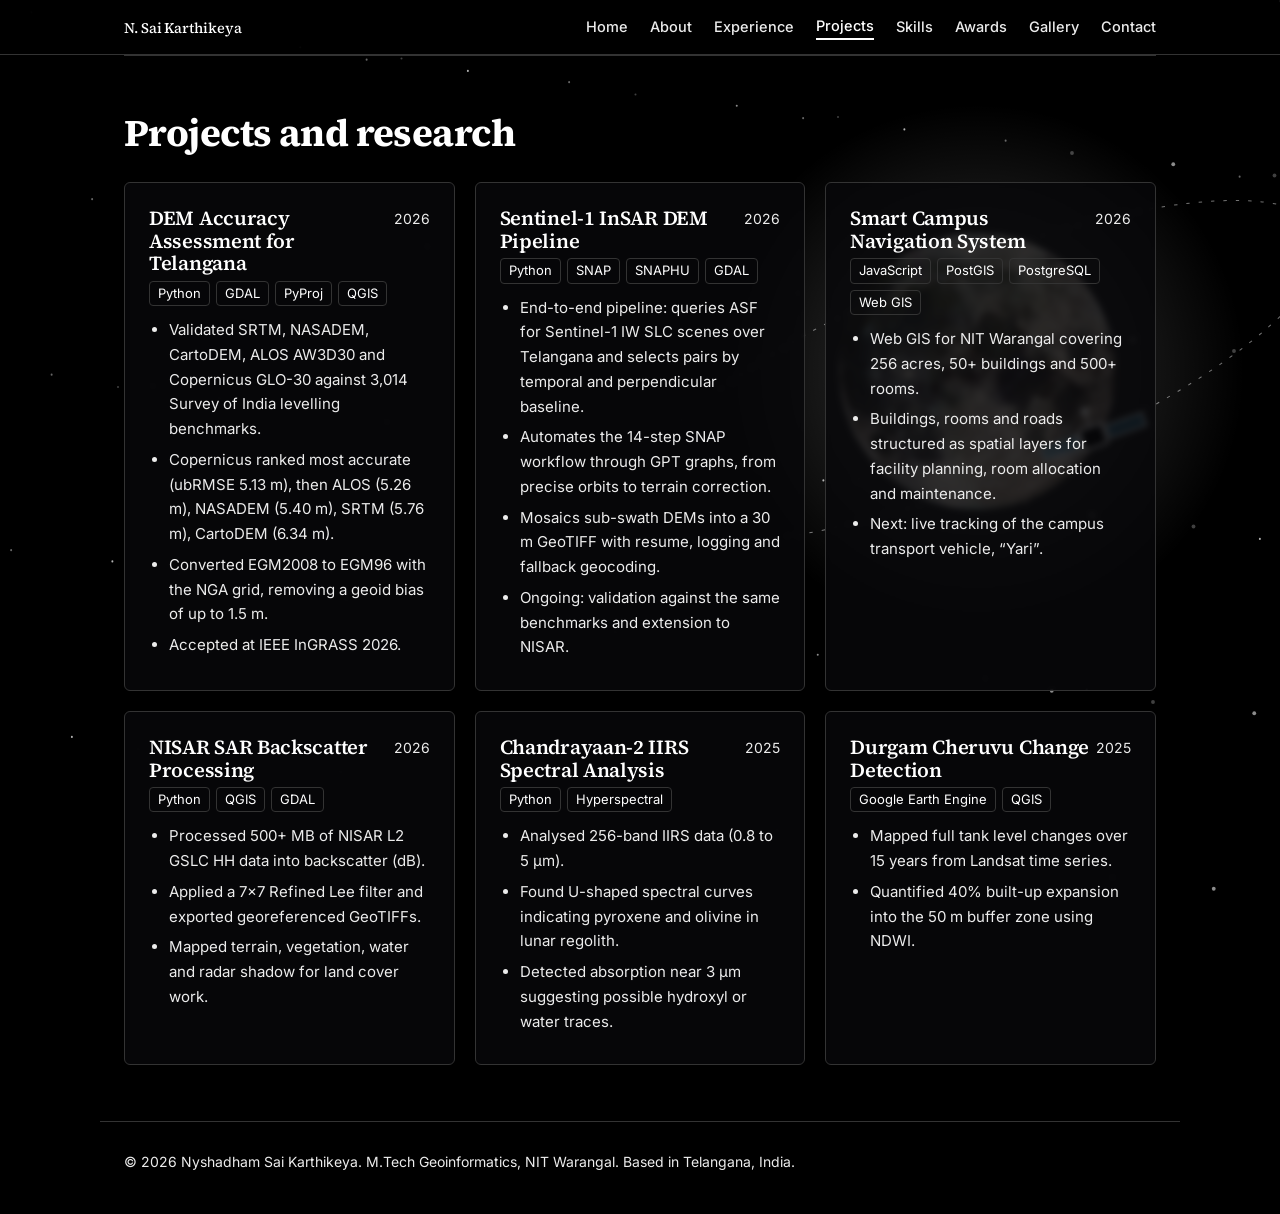
<file: projects.html>
<!DOCTYPE html>
<html lang="en"><head><meta charset="utf-8"><meta name="viewport" content="width=device-width, initial-scale=1, viewport-fit=cover"><meta name="theme-color" content="#000000"><meta name="description" content="M.Tech Geoinformatics, NIT Warangal. SAR, hyperspectral and DEM analysis. Open to Geospatial and GIS Analyst roles."><title>Projects | Nyshadham Sai Karthikeya</title><link rel="preload" href="inter.woff2" as="font" type="font/woff2" crossorigin><link rel="preload" href="source-serif.woff2" as="font" type="font/woff2" crossorigin><link rel="stylesheet" href="style.css"></head>
<body>
<svg id="scene" aria-hidden="true" preserveAspectRatio="xMidYMid slice" viewBox="0 0 1200 800"></svg>
<header><nav aria-label="Main"><b><a href="index.html" style="text-decoration:none">N. Sai Karthikeya</a></b><a href="index.html">Home</a><a href="about.html">About</a><a href="experience.html">Experience</a><a href="projects.html" aria-current="page">Projects</a><a href="skills.html">Skills</a><a href="awards.html">Awards</a><a href="gallery.html">Gallery</a><a href="contact.html">Contact</a></nav></header>
<main>
<section id="projects">
<h2>Projects and research</h2>
<div class="grid">
<article class="card"><span class="y">2026</span><h3>DEM Accuracy Assessment for Telangana</h3>
<div class="tags"><span>Python</span><span>GDAL</span><span>PyProj</span><span>QGIS</span></div>
<ul><li>Validated SRTM, NASADEM, CartoDEM, ALOS AW3D30 and Copernicus GLO-30 against 3,014 Survey of India levelling benchmarks.</li><li>Copernicus ranked most accurate (ubRMSE 5.13 m), then ALOS (5.26 m), NASADEM (5.40 m), SRTM (5.76 m), CartoDEM (6.34 m).</li><li>Converted EGM2008 to EGM96 with the NGA grid, removing a geoid bias of up to 1.5 m.</li><li>Accepted at IEEE InGRASS 2026.</li></ul></article>
<article class="card"><span class="y">2026</span><h3>Sentinel-1 InSAR DEM Pipeline</h3>
<div class="tags"><span>Python</span><span>SNAP</span><span>SNAPHU</span><span>GDAL</span></div>
<ul><li>End-to-end pipeline: queries ASF for Sentinel-1 IW SLC scenes over Telangana and selects pairs by temporal and perpendicular baseline.</li><li>Automates the 14-step SNAP workflow through GPT graphs, from precise orbits to terrain correction.</li><li>Mosaics sub-swath DEMs into a 30 m GeoTIFF with resume, logging and fallback geocoding.</li><li>Ongoing: validation against the same benchmarks and extension to NISAR.</li></ul></article>
<article class="card"><span class="y">2026</span><h3>Smart Campus Navigation System</h3>
<div class="tags"><span>JavaScript</span><span>PostGIS</span><span>PostgreSQL</span><span>Web GIS</span></div>
<ul><li>Web GIS for NIT Warangal covering 256 acres, 50+ buildings and 500+ rooms.</li><li>Buildings, rooms and roads structured as spatial layers for facility planning, room allocation and maintenance.</li><li>Next: live tracking of the campus transport vehicle, “Yari”.</li></ul></article>
<article class="card"><span class="y">2026</span><h3>NISAR SAR Backscatter Processing</h3>
<div class="tags"><span>Python</span><span>QGIS</span><span>GDAL</span></div>
<ul><li>Processed 500+ MB of NISAR L2 GSLC HH data into backscatter (dB).</li><li>Applied a 7×7 Refined Lee filter and exported georeferenced GeoTIFFs.</li><li>Mapped terrain, vegetation, water and radar shadow for land cover work.</li></ul></article>
<article class="card"><span class="y">2025</span><h3>Chandrayaan-2 IIRS Spectral Analysis</h3>
<div class="tags"><span>Python</span><span>Hyperspectral</span></div>
<ul><li>Analysed 256-band IIRS data (0.8 to 5 µm).</li><li>Found U-shaped spectral curves indicating pyroxene and olivine in lunar regolith.</li><li>Detected absorption near 3 µm suggesting possible hydroxyl or water traces.</li></ul></article>
<article class="card"><span class="y">2025</span><h3>Durgam Cheruvu Change Detection</h3>
<div class="tags"><span>Google Earth Engine</span><span>QGIS</span></div>
<ul><li>Mapped full tank level changes over 15 years from Landsat time series.</li><li>Quantified 40% built-up expansion into the 50 m buffer zone using NDWI.</li></ul></article>
</div>
</section>
</main>
<footer>© 2026 Nyshadham Sai Karthikeya. M.Tech Geoinformatics, NIT Warangal. Based in Telangana, India.</footer>
<script src="scene.js"></script>
</body></html>
</file>
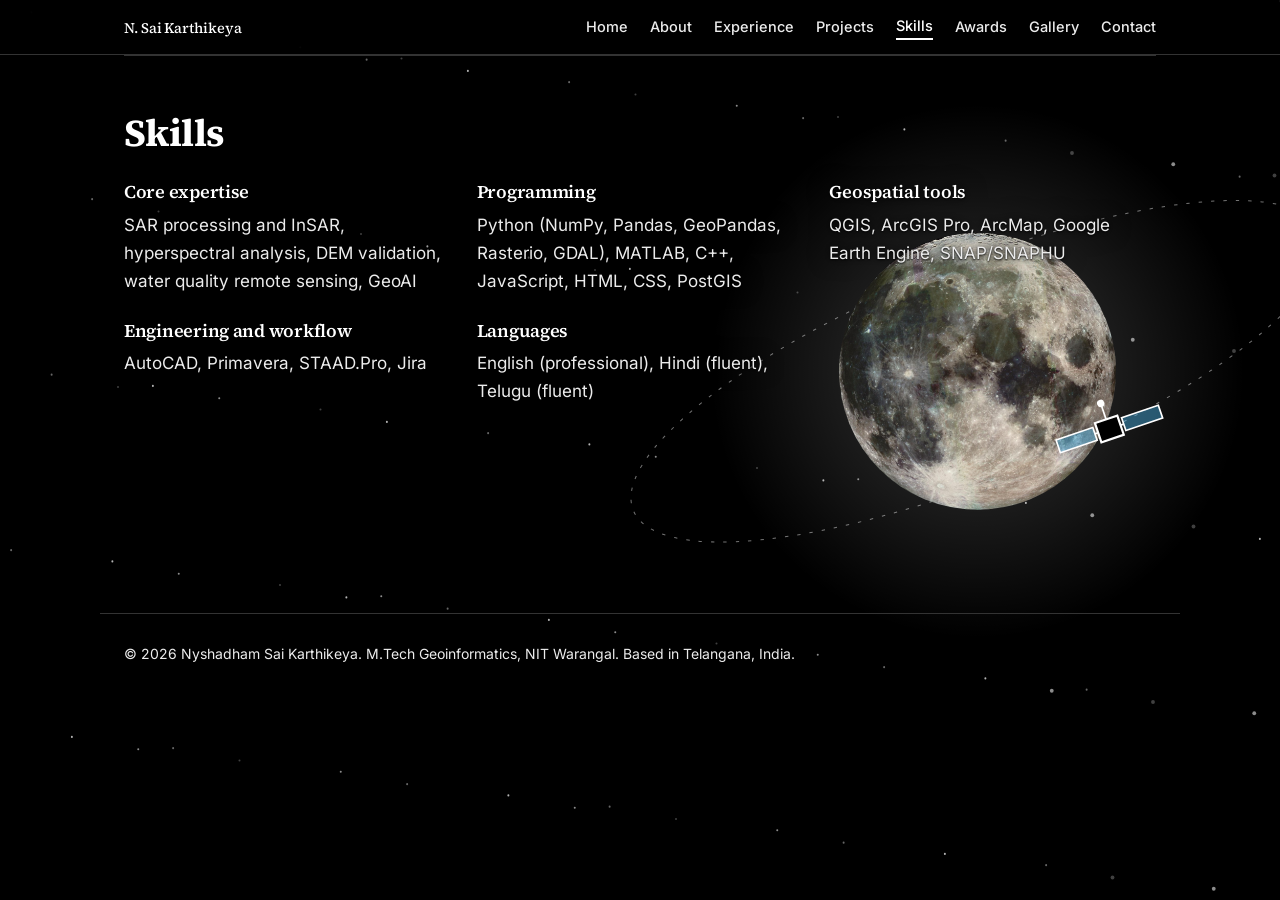
<file: skills.html>
<!DOCTYPE html>
<html lang="en"><head><meta charset="utf-8"><meta name="viewport" content="width=device-width, initial-scale=1, viewport-fit=cover"><meta name="theme-color" content="#000000"><meta name="description" content="M.Tech Geoinformatics, NIT Warangal. SAR, hyperspectral and DEM analysis. Open to Geospatial and GIS Analyst roles."><title>Skills | Nyshadham Sai Karthikeya</title><link rel="preload" href="inter.woff2" as="font" type="font/woff2" crossorigin><link rel="preload" href="source-serif.woff2" as="font" type="font/woff2" crossorigin><link rel="stylesheet" href="style.css"></head>
<body>
<svg id="scene" aria-hidden="true" preserveAspectRatio="xMidYMid slice" viewBox="0 0 1200 800"></svg>
<header><nav aria-label="Main"><b><a href="index.html" style="text-decoration:none">N. Sai Karthikeya</a></b><a href="index.html">Home</a><a href="about.html">About</a><a href="experience.html">Experience</a><a href="projects.html">Projects</a><a href="skills.html" aria-current="page">Skills</a><a href="awards.html">Awards</a><a href="gallery.html">Gallery</a><a href="contact.html">Contact</a></nav></header>
<main>
<section id="skills">
<h2>Skills</h2>
<div class="skills">
<div><h3>Core expertise</h3><p>SAR processing and InSAR, hyperspectral analysis, DEM validation, water quality remote sensing, GeoAI</p></div>
<div><h3>Programming</h3><p>Python (NumPy, Pandas, GeoPandas, Rasterio, GDAL), MATLAB, C++, JavaScript, HTML, CSS, PostGIS</p></div>
<div><h3>Geospatial tools</h3><p>QGIS, ArcGIS Pro, ArcMap, Google Earth Engine, SNAP/SNAPHU</p></div>
<div><h3>Engineering and workflow</h3><p>AutoCAD, Primavera, STAAD.Pro, Jira</p></div>
<div><h3>Languages</h3><p>English (professional), Hindi (fluent), Telugu (fluent)</p></div>
</div>
</section>
</main>
<footer>© 2026 Nyshadham Sai Karthikeya. M.Tech Geoinformatics, NIT Warangal. Based in Telangana, India.</footer>
<script src="scene.js"></script>
</body></html>
</file>
<file: style.css>
@font-face{font-family:"Inter";src:url(inter.woff2) format("woff2");font-weight:100 900;font-style:normal;font-display:swap}
@font-face{font-family:"Source Serif 4";src:url(source-serif.woff2) format("woff2");font-weight:200 900;font-style:normal;font-display:swap}
:root{--bg:#000;--surface:rgba(8,8,10,.82);--ink:#fff;--muted:#ececec;--line:#333;--accent:#fff;--accent-ink:#000;--warm:#ffb938;--serif:"Source Serif 4",Georgia,"Times New Roman",serif;--sans:"Inter",system-ui,-apple-system,"Segoe UI",Roboto,"Helvetica Neue",Arial,sans-serif;
box-sizing:border-box;padding-top:env(safe-area-inset-top,0px);padding-bottom:env(safe-area-inset-bottom,0px);color-scheme:dark}
#scene{position:fixed;inset:0;width:100%;height:100%;z-index:-1;pointer-events:none}
html{scroll-behavior:smooth;scroll-padding-top:calc(72px + env(safe-area-inset-top,0px))}
*,*::before,*::after{box-sizing:border-box}
body{margin:0;background:var(--bg);color:var(--ink);font:400 17px/1.65 var(--sans);-webkit-font-smoothing:antialiased;text-rendering:optimizeLegibility}
h1,h2,h3{font-family:var(--serif);font-weight:600;line-height:1.12;margin:0;letter-spacing:-.015em}
a{color:var(--accent)}
:focus-visible{outline:3px solid var(--warm);outline-offset:3px}
body::before{content:"";position:fixed;inset:0 0 auto;height:env(safe-area-inset-top,0px);background:var(--bg);z-index:30}
header{position:sticky;top:env(safe-area-inset-top,0px);z-index:20;background:rgba(0,0,0,.72);backdrop-filter:blur(8px);border-bottom:1px solid var(--line)}
nav{max-width:1080px;margin:auto;padding:14px 24px;display:flex;gap:22px;align-items:center;flex-wrap:wrap}
nav b{font:600 17px var(--serif);letter-spacing:-.005em;margin-right:auto;color:var(--ink)}
nav a{color:var(--muted);text-decoration:none;font-size:14.5px;font-weight:500}
nav a:hover{color:var(--accent)}
nav button{background:none;border:1px solid var(--line);color:var(--ink);border-radius:8px;padding:4px 10px;cursor:pointer;font:inherit;font-size:14px}
main{max-width:1080px;margin:auto;padding:0 24px}
.hero{position:relative;display:grid;grid-template-columns:1.4fr 1fr;gap:48px;align-items:center;padding:72px 0 64px}
.hero h1{font-size:clamp(38px,6.4vw,70px);font-weight:700;letter-spacing:-.025em}
.role{font:500 clamp(17px,2.1vw,22px)/1.4 var(--sans);color:var(--accent);margin:18px 0 14px}
.hero p{max-width:56ch;color:var(--muted);margin:0 0 26px}
.badge{display:inline-flex;gap:8px;align-items:center;border:1px solid var(--warm);color:#fff;border-radius:99px;padding:4px 14px;font-size:14px;margin-bottom:20px;font-weight:500}
.badge i{width:9px;height:9px;border-radius:50%;background:var(--warm);animation:pulse 2s ease-in-out 3}
@keyframes pulse{50%{opacity:.25}}
.btns{display:flex;gap:12px;flex-wrap:wrap}
.btn{display:inline-block;padding:11px 22px;border-radius:8px;text-decoration:none;font-weight:600;font-size:15px;border:1.5px solid var(--accent)}
.btn.p{background:var(--accent);color:var(--accent-ink)}
.photo{width:100%;max-width:380px;justify-self:center;aspect-ratio:4/5;object-fit:cover;object-position:top;border-radius:4px 80px 4px 80px;border:1px solid var(--line)}
section{padding:56px 0;border-top:1px solid var(--line)}
h2{font-size:clamp(28px,4vw,38px);margin-bottom:28px;font-weight:700}
.two{display:grid;grid-template-columns:1fr 1fr;gap:40px}
.facts{display:grid;grid-template-columns:repeat(2,1fr);gap:14px}
.facts div{border-left:3px solid var(--accent);padding:2px 0 2px 14px}
.facts b{display:block;font:700 26px var(--serif)}
.facts span{color:var(--muted);font-size:14.5px}
.item{display:grid;grid-template-columns:170px 1fr;gap:12px 28px;padding:0 0 34px}
.when{color:var(--muted);font-size:14.5px}
.item h3{font-size:21px;font-weight:600;margin-bottom:2px}
.org{color:var(--accent);font-weight:500;margin:0 0 8px}
ul{margin:0;padding-left:20px}li{margin:0 0 6px}
.grid{display:grid;grid-template-columns:repeat(auto-fill,minmax(310px,1fr));gap:20px}
.card{background:var(--surface);backdrop-filter:blur(3px);border:1px solid var(--line);border-radius:6px;padding:24px}
.card h3{font-size:20px;margin-bottom:6px}
.tags{display:flex;flex-wrap:wrap;gap:6px;margin:0 0 12px}
.tags span{font-size:13px;color:var(--accent);border:1px solid var(--line);border-radius:4px;padding:1px 8px}
.card ul{font-size:15px;color:var(--muted)}
.card .y{float:right;color:var(--muted);font-size:14px}
.skills{display:grid;grid-template-columns:repeat(auto-fit,minmax(240px,1fr));gap:26px}
.skills h3{font-size:18px;margin-bottom:8px}
.skills p{margin:0;color:var(--muted)}
.contact{text-align:left}
.contact a.big{font:700 clamp(20px,3.6vw,34px) var(--serif);text-decoration:none;overflow-wrap:anywhere}
.links{display:flex;gap:12px;flex-wrap:wrap;margin-top:26px}
footer{max-width:1080px;margin:auto;padding:28px 24px 40px;color:var(--muted);font-size:14px;border-top:1px solid var(--line)}
@media(max-width:820px){.hero,.two{grid-template-columns:1fr}.hero{padding-top:40px}.photo{order:-1;max-width:260px}.item{grid-template-columns:1fr;gap:4px}nav{gap:14px}}
@media(prefers-reduced-motion:reduce){.badge i{animation:none}html{scroll-behavior:auto}}
main{min-height:62vh}
nav a[aria-current]{color:#fff;border-bottom:2px solid #fff}
nav b a{color:#fff}
.view[hidden]{display:none}

/* Home hero: portrait replaces the moon; moonlight spills from behind it */
body[data-home]{overflow-x:clip}
.hero-art{position:relative;isolation:isolate;justify-self:center;width:100%;max-width:400px;padding:7% 0}
.hero-art::before{content:"";position:absolute;inset:-22%;z-index:-2;border-radius:50%;background:radial-gradient(circle,rgba(240,244,255,.55) 0%,rgba(200,214,245,.24) 38%,transparent 68%);filter:blur(14px);animation:moonpulse 7s ease-in-out infinite}
.hero-art .photo{position:relative;z-index:1;display:block;width:80%;max-width:none;margin-inline:auto;border-color:rgba(235,240,255,.4);box-shadow:0 0 0 1px rgba(255,255,255,.08),0 0 34px 5px rgba(210,222,255,.45),0 0 100px 24px rgba(190,205,240,.22)}
@keyframes moonpulse{0%,100%{opacity:.8}50%{opacity:1}}
@media(max-width:820px){.hero-art{order:-1;max-width:300px}}
@media(prefers-reduced-motion:reduce){.hero-art::before{animation:none}}

/* Gallery */
.gallery{display:grid;grid-template-columns:repeat(auto-fill,minmax(250px,1fr));gap:14px}
.gallery button{display:block;width:100%;aspect-ratio:4/3;padding:0;border:1px solid var(--line);border-radius:6px;overflow:hidden;background:var(--surface);cursor:zoom-in}
.gallery button[hidden]{display:none}
.gallery img{display:block;width:100%;height:100%;object-fit:cover;transition:transform .5s,filter .5s;filter:brightness(.92)}
.gallery button:hover img,.gallery button:focus-visible img{transform:scale(1.05);filter:brightness(1.05)}
.gnote{color:var(--muted)}
.lb{position:fixed;inset:0;z-index:40;background:rgba(0,0,0,.93);display:grid;grid-template-columns:auto 1fr auto;align-items:center;gap:8px;padding:16px}
.lb[hidden]{display:none}
.lb figure{margin:0;text-align:center;min-width:0}
.lb img{max-width:100%;max-height:78vh;border-radius:4px}
.lb figcaption{margin-top:12px;color:var(--muted);font-size:16px}
.lb button{background:none;border:1px solid var(--line);color:#fff;border-radius:50%;width:44px;height:44px;font-size:28px;line-height:1;cursor:pointer}
.lb button:hover{border-color:#fff}
.lbx{position:absolute;top:calc(12px + env(safe-area-inset-top,0px));right:14px}
@media(max-width:600px){.lb{grid-template-columns:1fr;grid-template-rows:1fr auto}.lbn{position:absolute;bottom:18px}.lbn.prev{left:18px}.lbn.next{right:18px}.lb figure{grid-row:1}}

.lb button{font-family:var(--sans)}

/* Keep text readable over the full-brightness moon */
main{text-shadow:0 1px 2px rgba(0,0,0,.95),0 0 10px rgba(0,0,0,.85),0 0 22px rgba(0,0,0,.6)}
.hero-art .photo,.card,.gallery button{text-shadow:none}
.btn,.btn.p{text-shadow:none}
</file>
